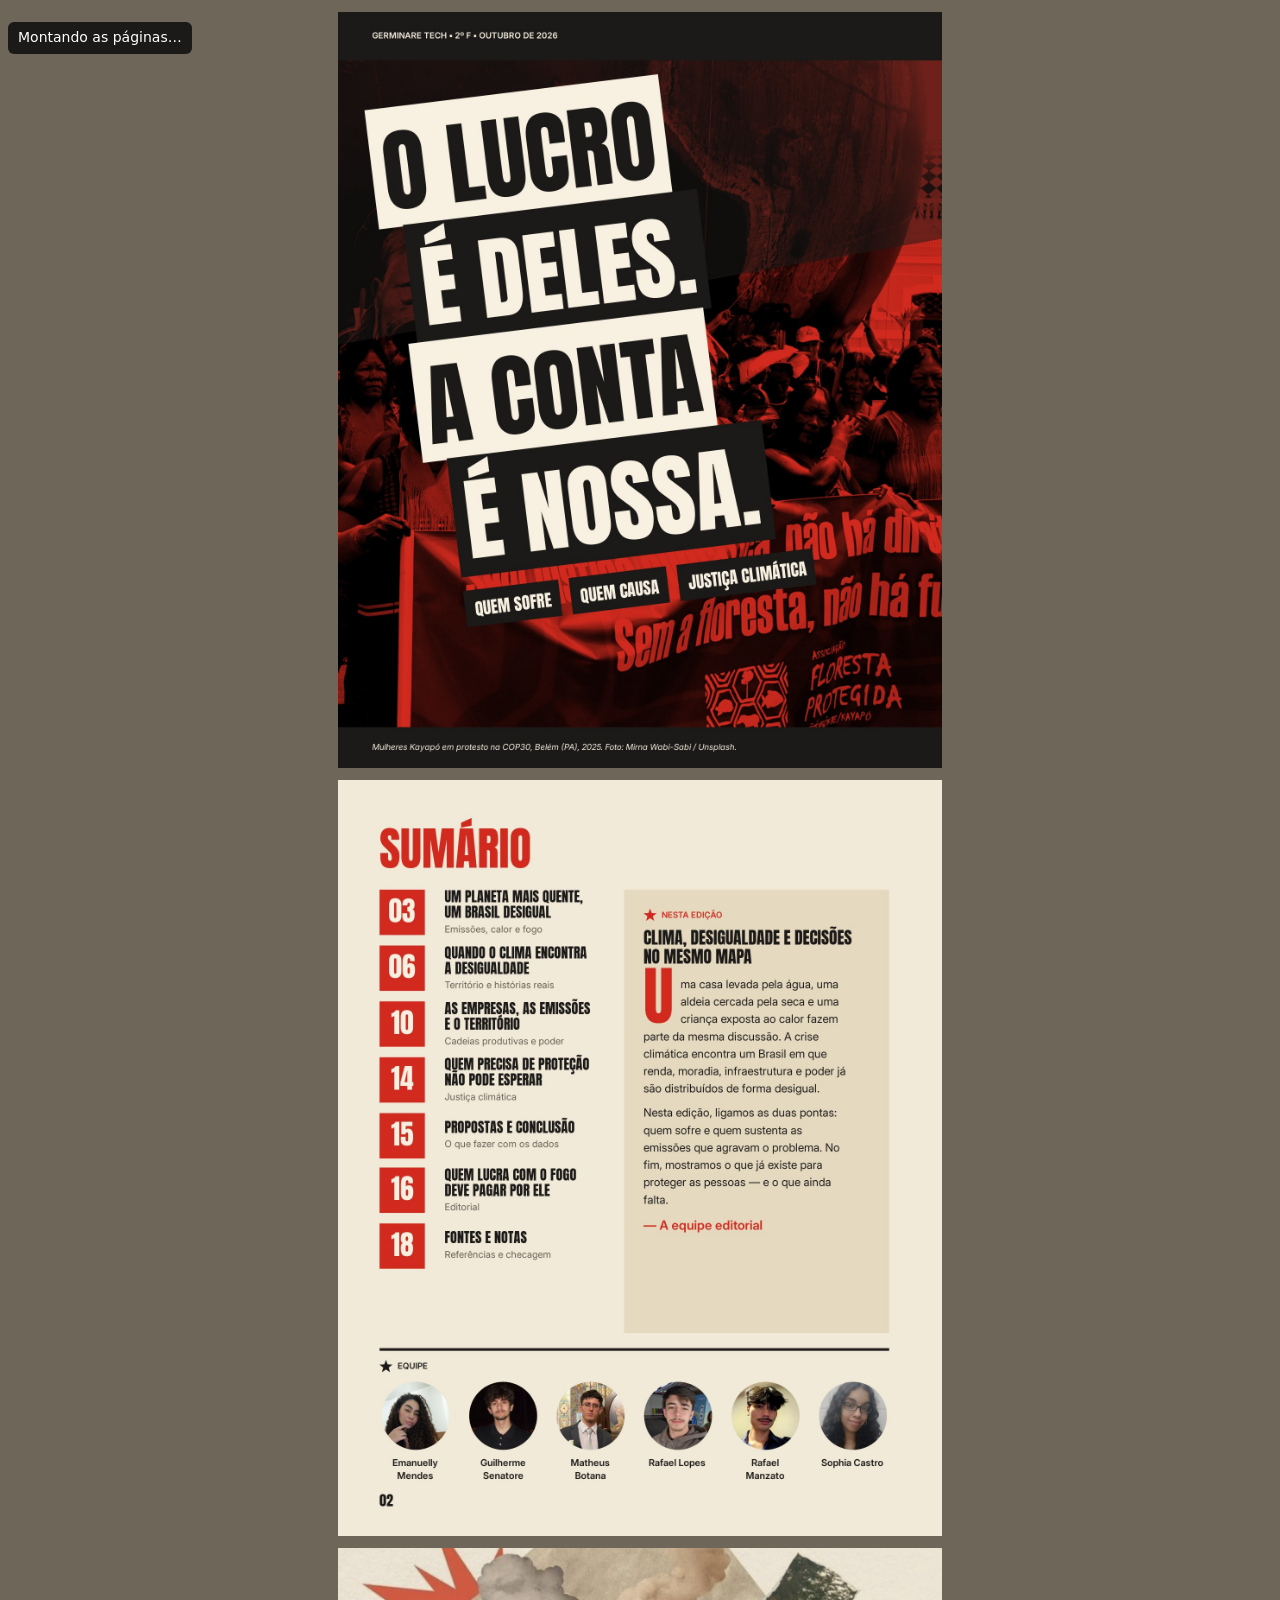
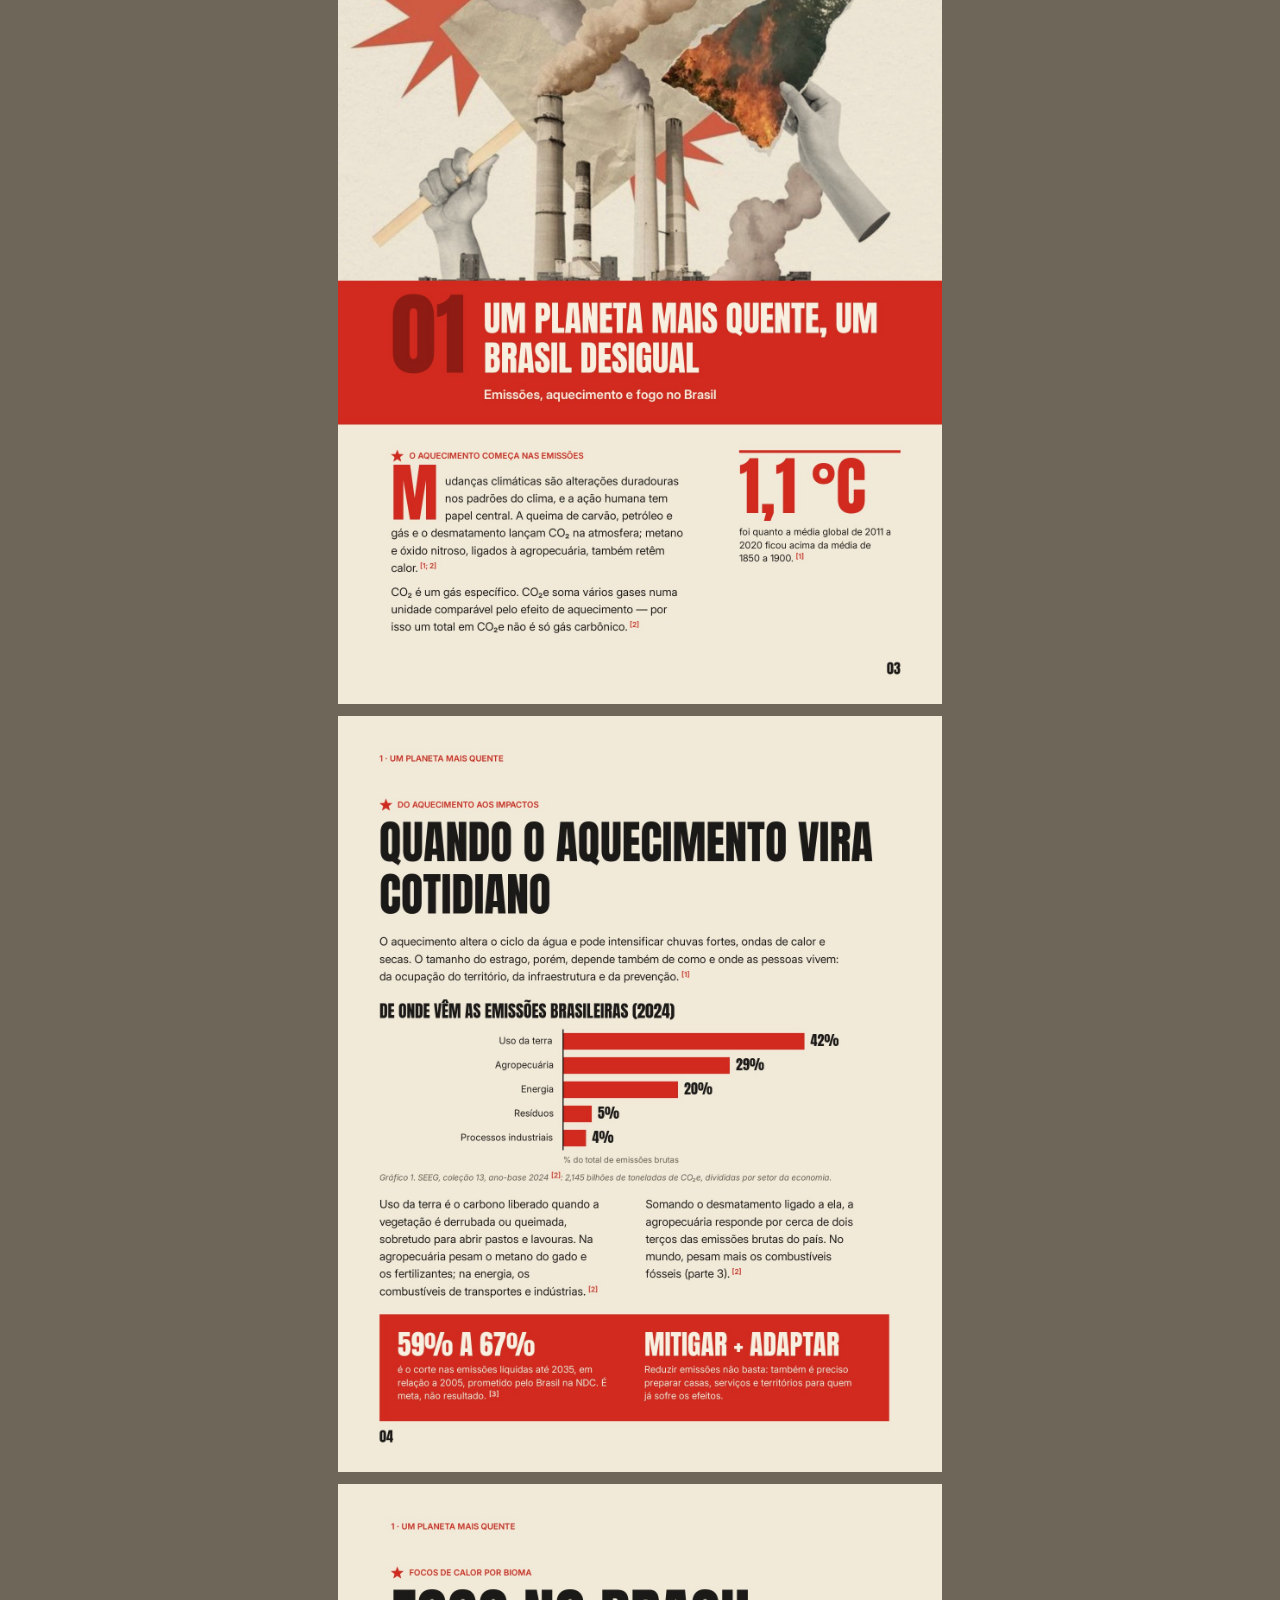
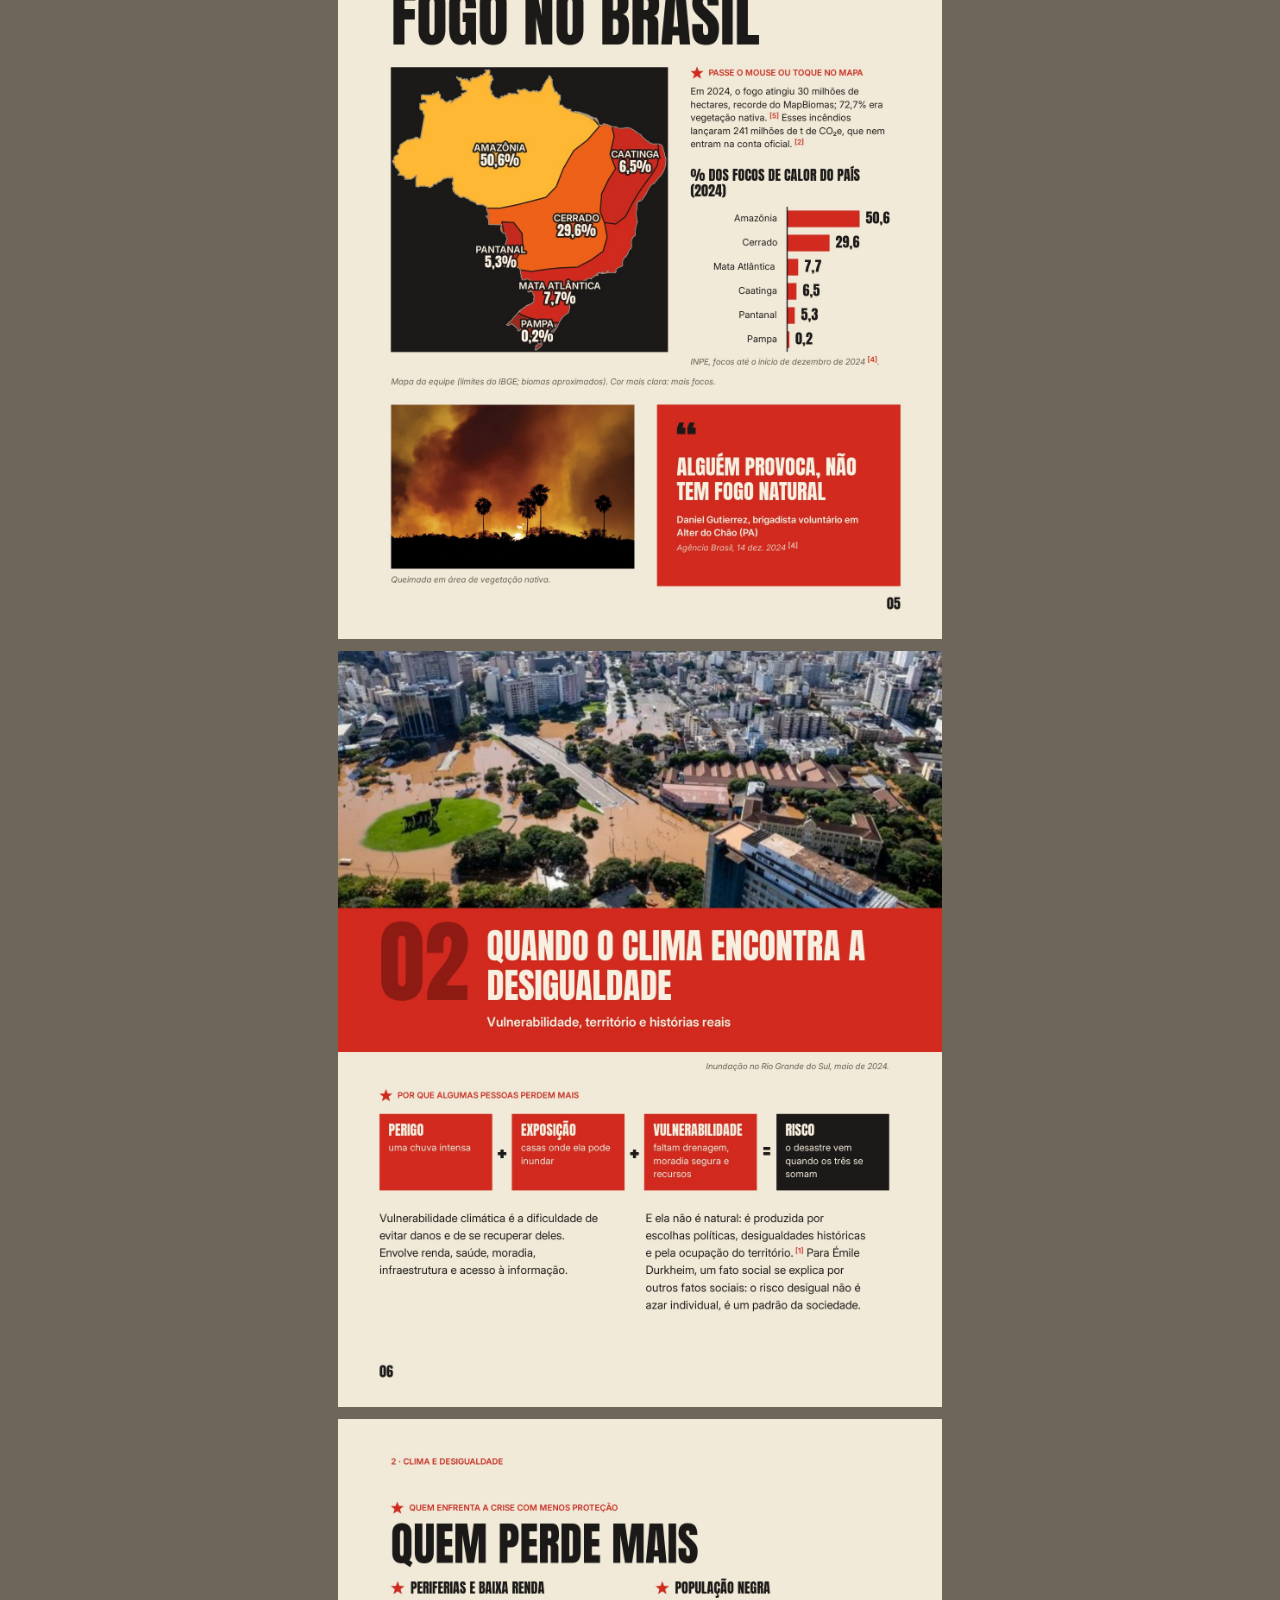
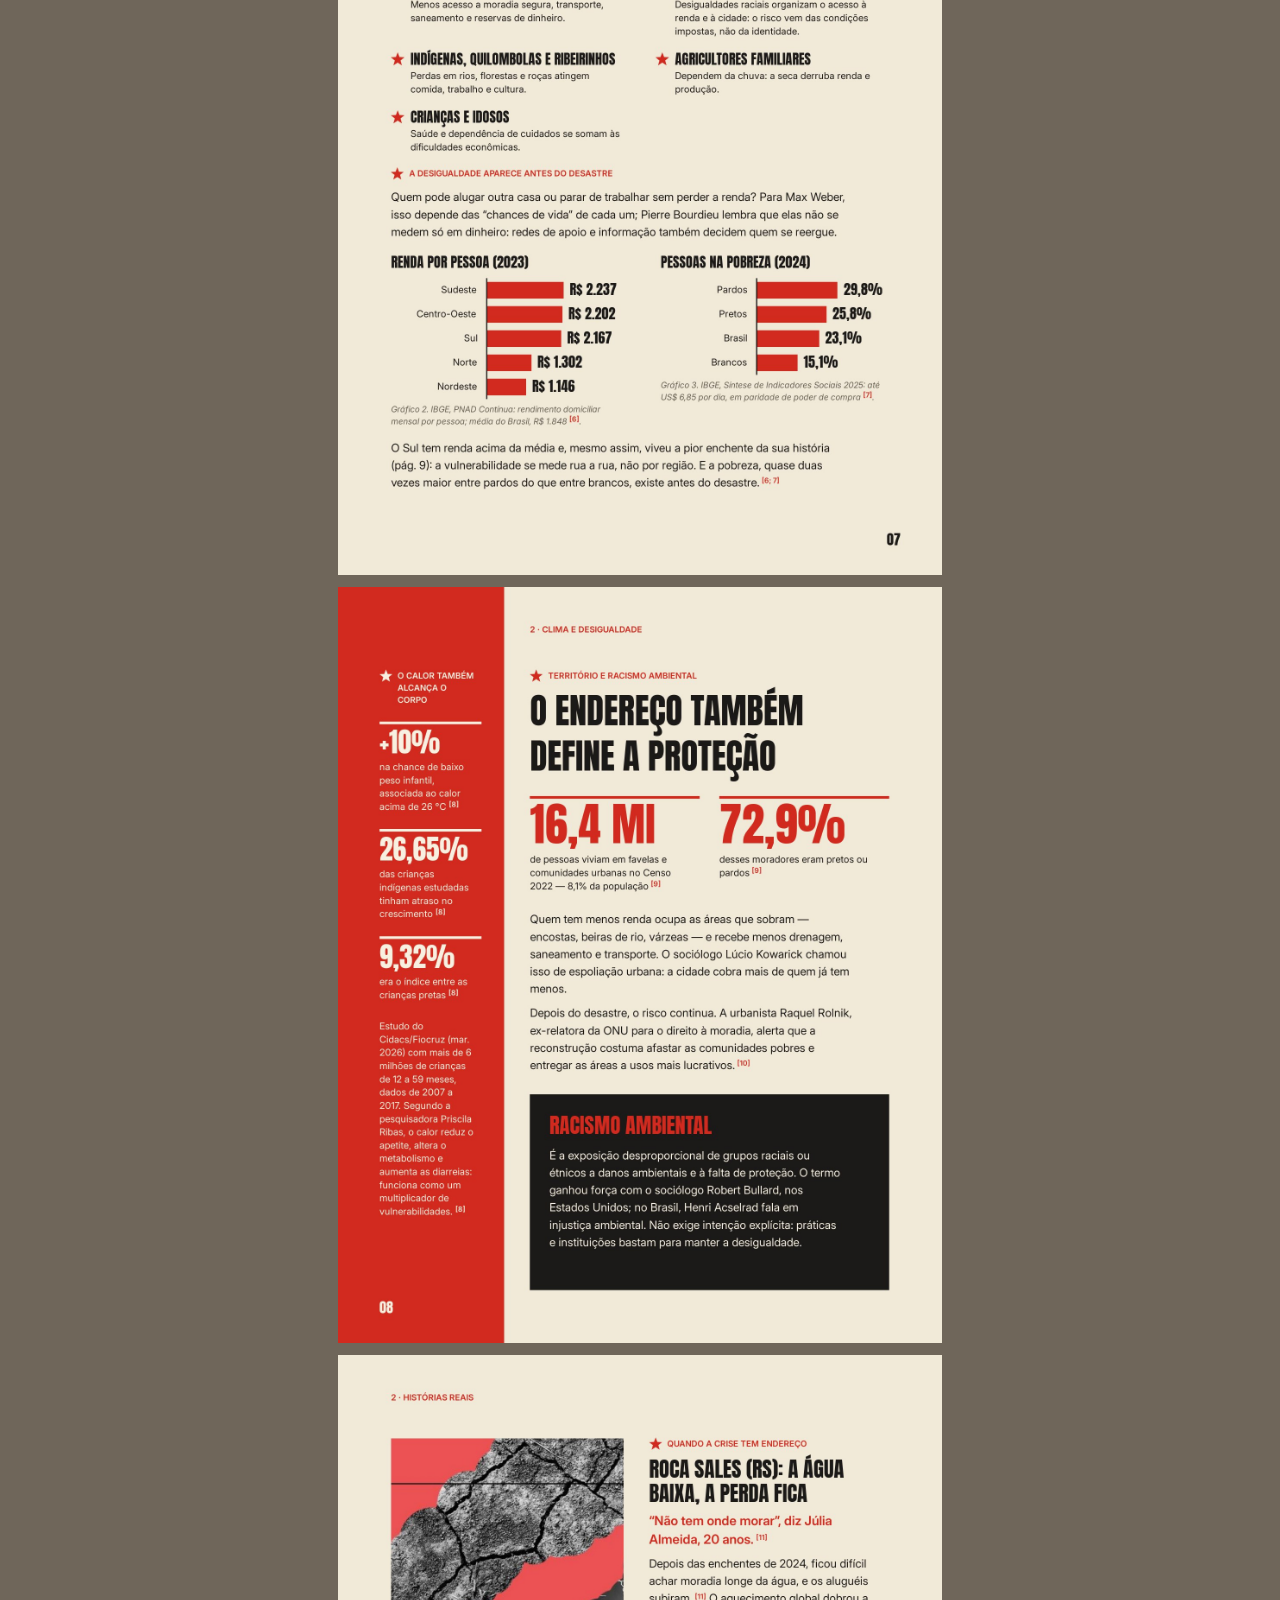
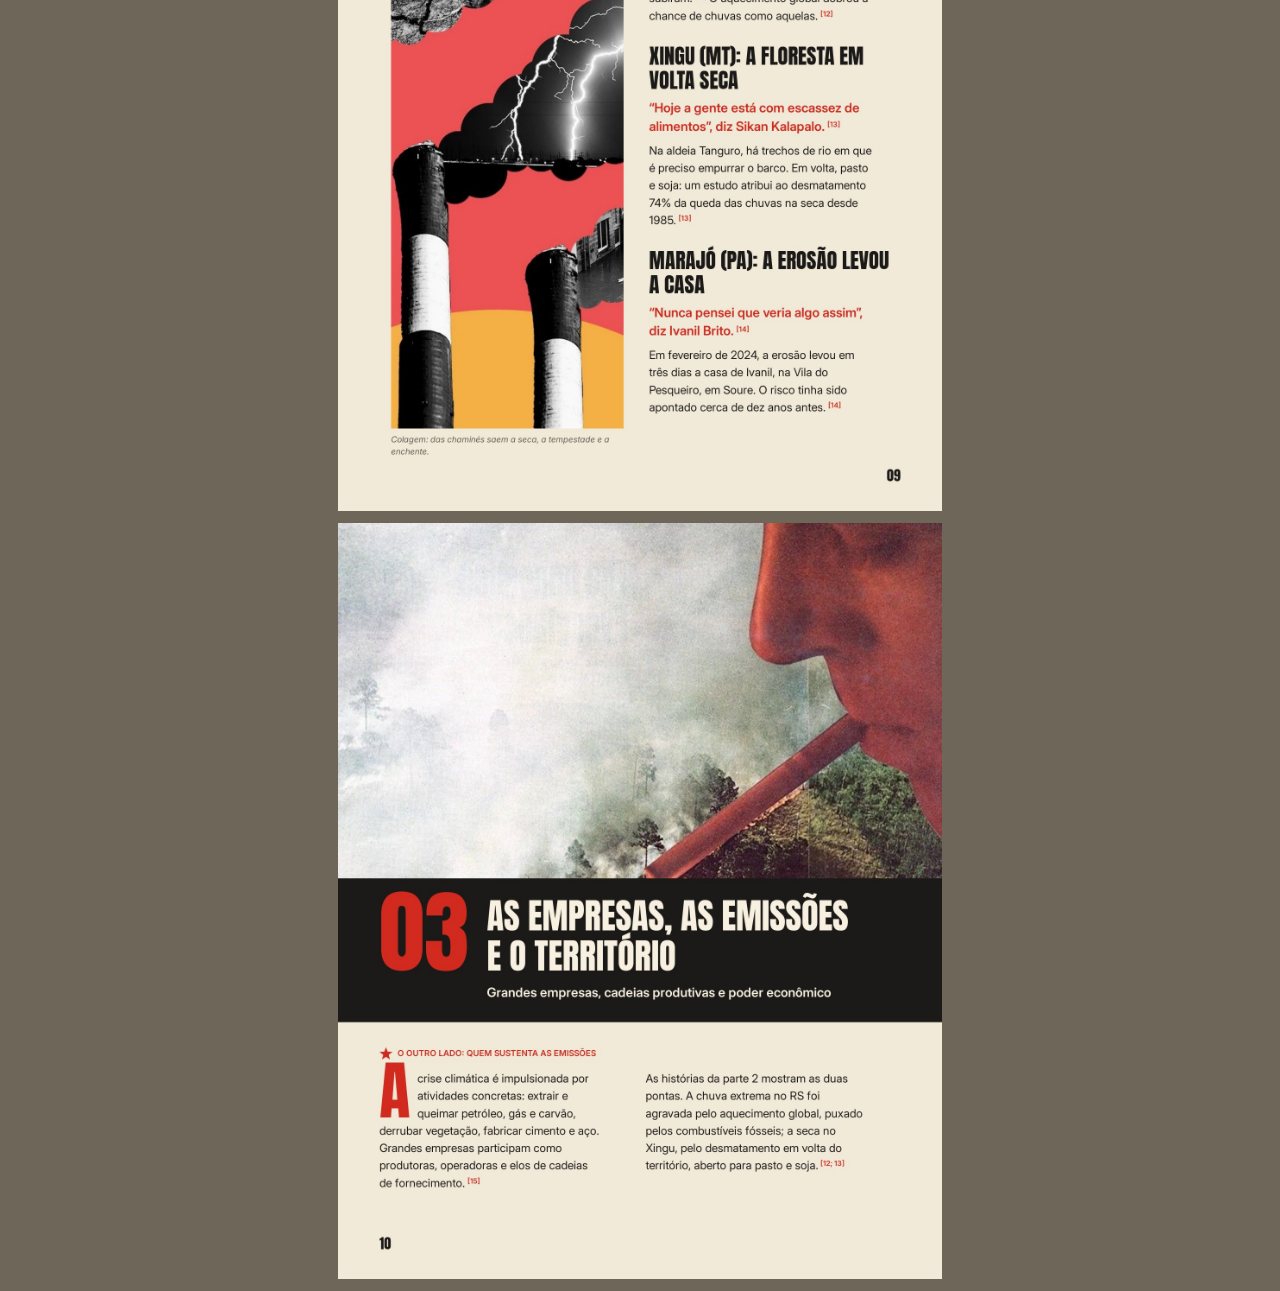
<file: imprimir.html>
<!doctype html>
<html lang="pt-BR">
<head>
  <meta charset="utf-8">
  <meta name="viewport" content="width=device-width, initial-scale=1">
  <title>Clima em desequilíbrio, vidas desiguais — para imprimir</title>
  <link rel="preconnect" href="https://fonts.googleapis.com">
  <link rel="preconnect" href="https://fonts.gstatic.com" crossorigin>
  <link href="https://fonts.googleapis.com/css2?family=Anton&family=Inter:ital,wght@0,400;0,500;0,600;1,400&display=swap" rel="stylesheet">
  <style>
    /* Cada página da revista vira uma folha de 16 × 20 cm (a proporção do projeto, 80 × 100).
       Para gerar o PDF: abra esta página, espere "pronto" e use Imprimir → Salvar como PDF
       (margens: nenhuma; gráficos de fundo: ligados). */
    @page { size: 160mm 200mm; margin: 0; }
    html, body { margin: 0; background: #6f665a; font: 14px/1.4 system-ui, sans-serif; }
    #aviso { position: fixed; top: 8px; left: 8px; padding: 6px 10px; border-radius: 6px; background: #1c1a18; color: #fff; }
    .folha { display: block; width: 160mm; height: 200mm; margin: 12px auto; background: #f2ead9; }
    .folha img { display: block; width: 100%; height: 100%; }
    @media print {
      html, body { background: none; }
      #aviso { display: none; }
      .folha { margin: 0; break-after: page; }
    }
  </style>
</head>
<body>
  <p id="aviso">Montando as páginas…</p>
  <script src="biomas-mapa.js"></script>
  <script src="dados.js"></script>
  <script type="module">
    import { carregarFontes, desenharPagina } from "./paginas.js";
    import { diagramar } from "./diagramacao.js";

    await carregarFontes();
    const paginas = diagramar(REVISTA);
    for (let i = 0; i < paginas.length; i++) {
      const { canvas, pronto } = desenharPagina(paginas[i], i + 1, 1400, 1750);
      if (pronto) await pronto;
      const img = new Image();
      img.alt = `Página ${i + 1}`;
      img.src = canvas.toDataURL("image/jpeg", 0.86);
      await img.decode();
      const folha = document.createElement("div");
      folha.className = "folha";
      folha.append(img);
      document.body.append(folha);
    }
    document.getElementById("aviso").textContent = "Pronto: use Imprimir → Salvar como PDF";
    document.body.dataset.pronto = "1";
  </script>
</body>
</html>
</file>
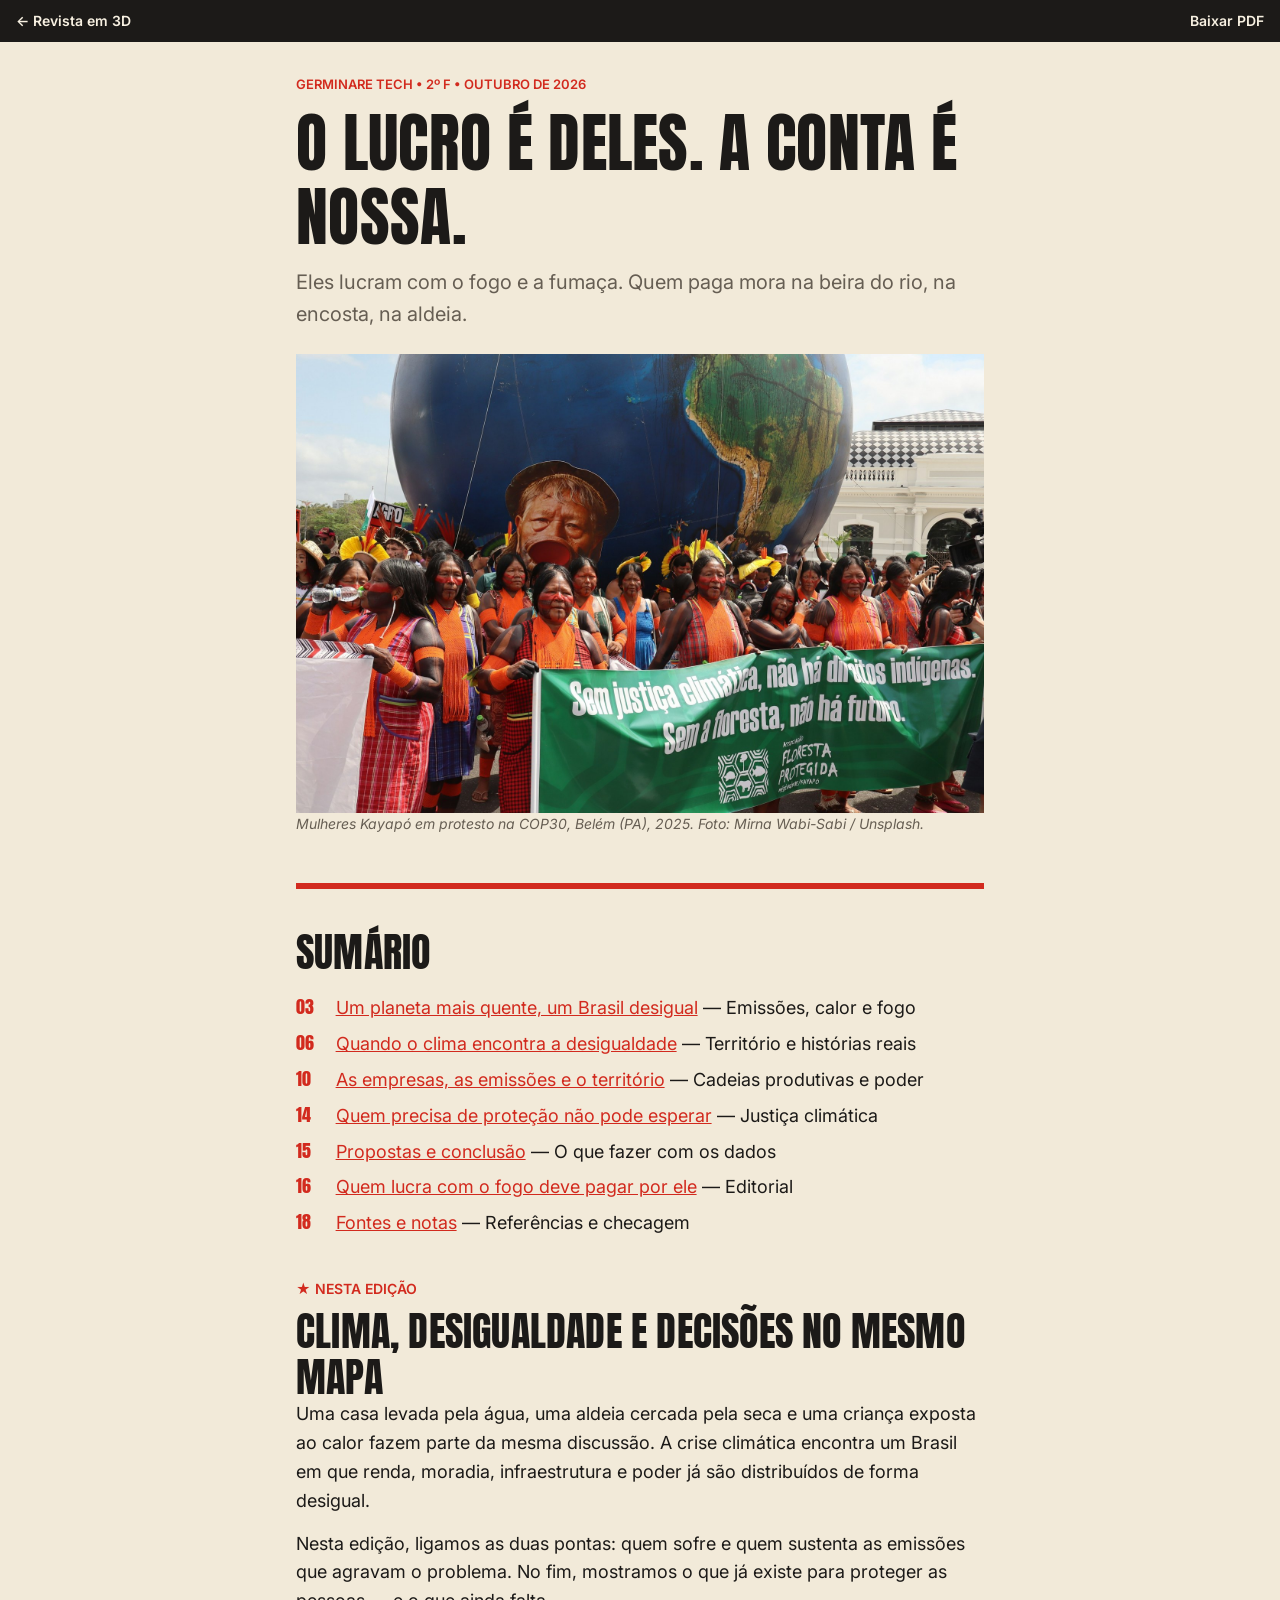
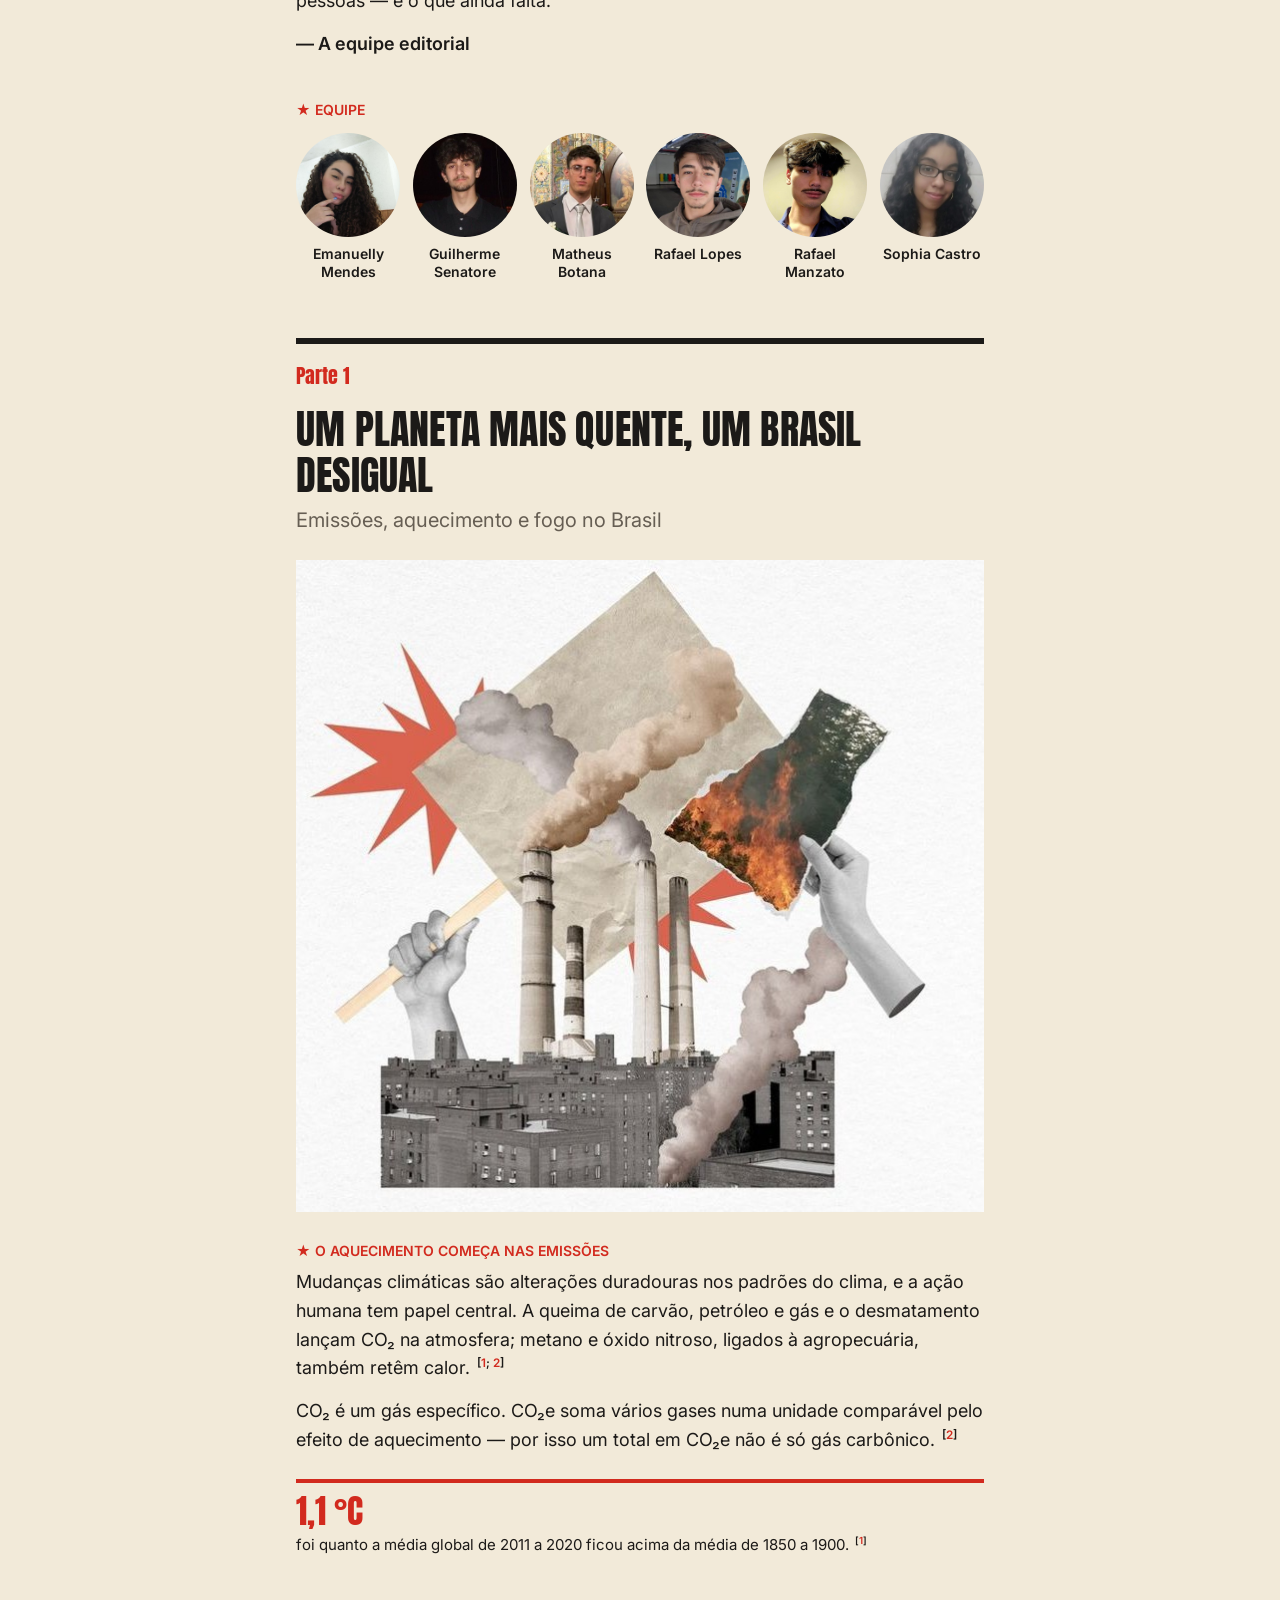
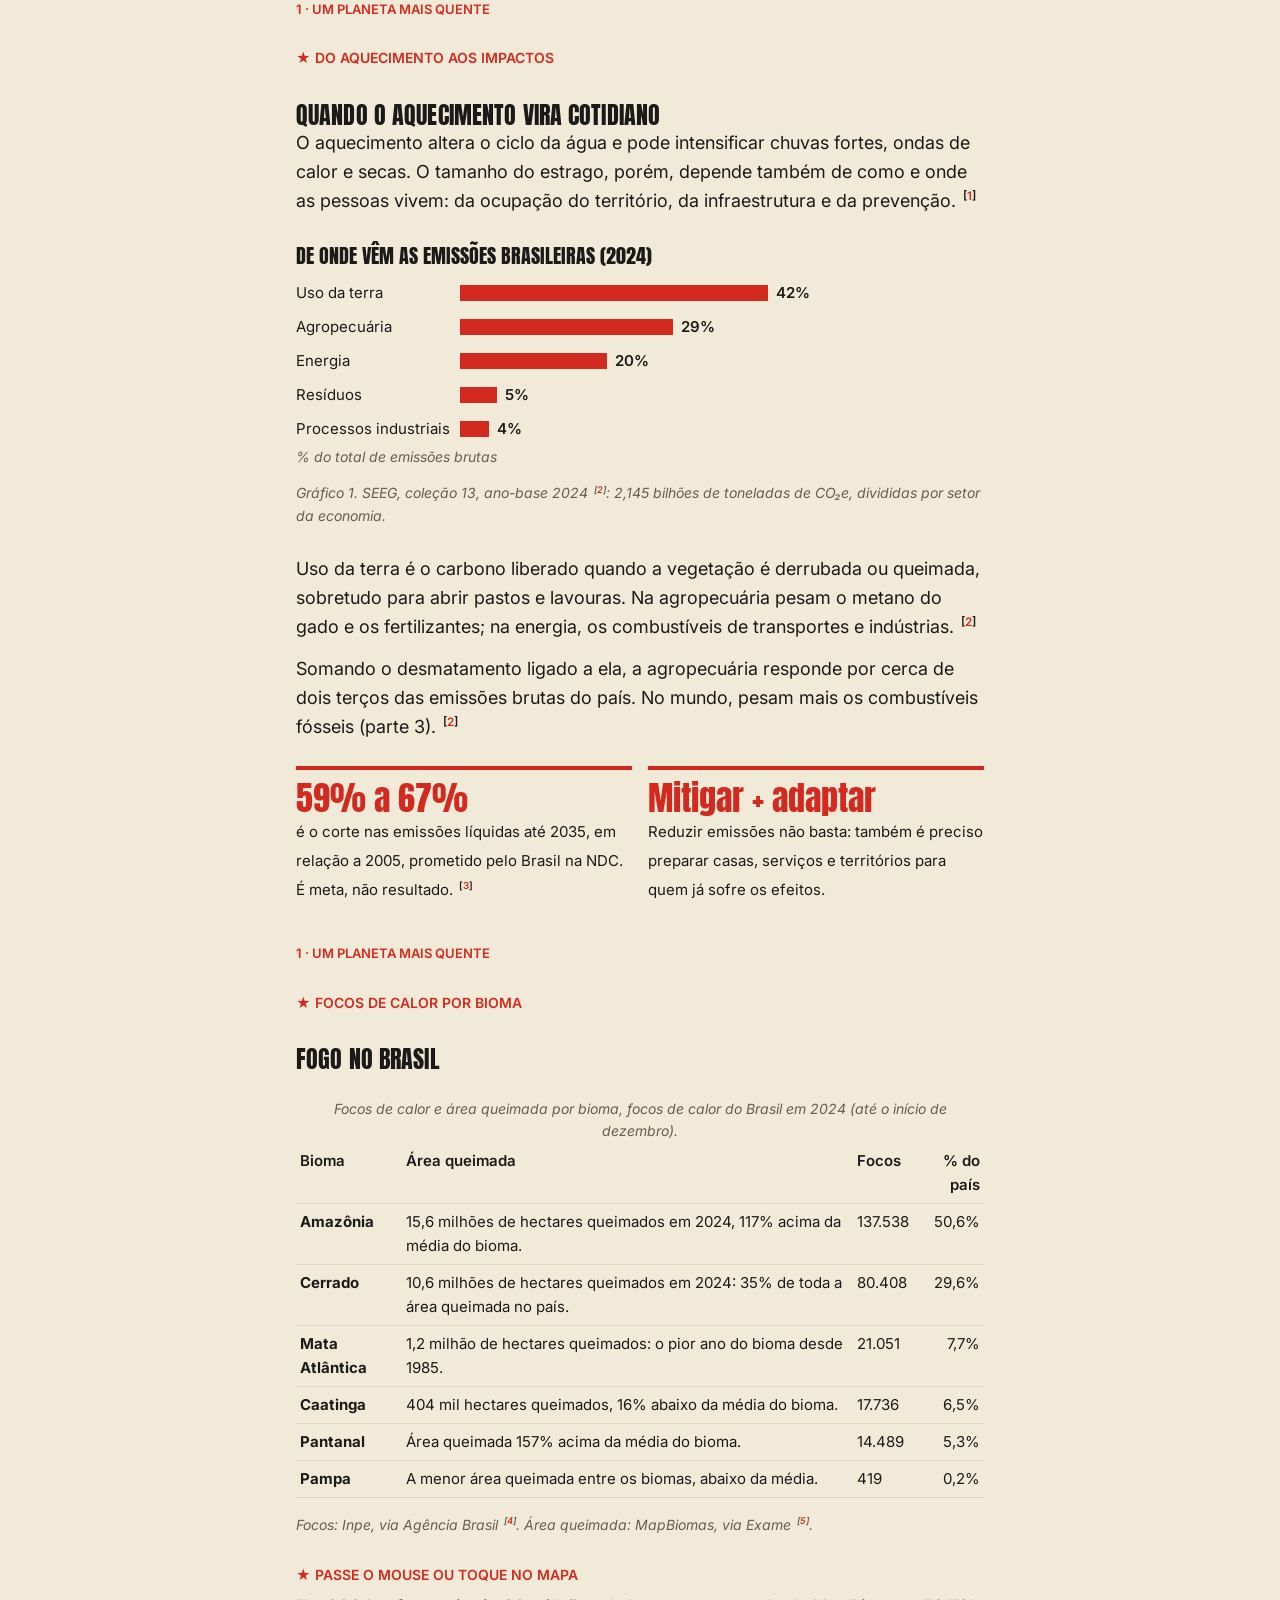
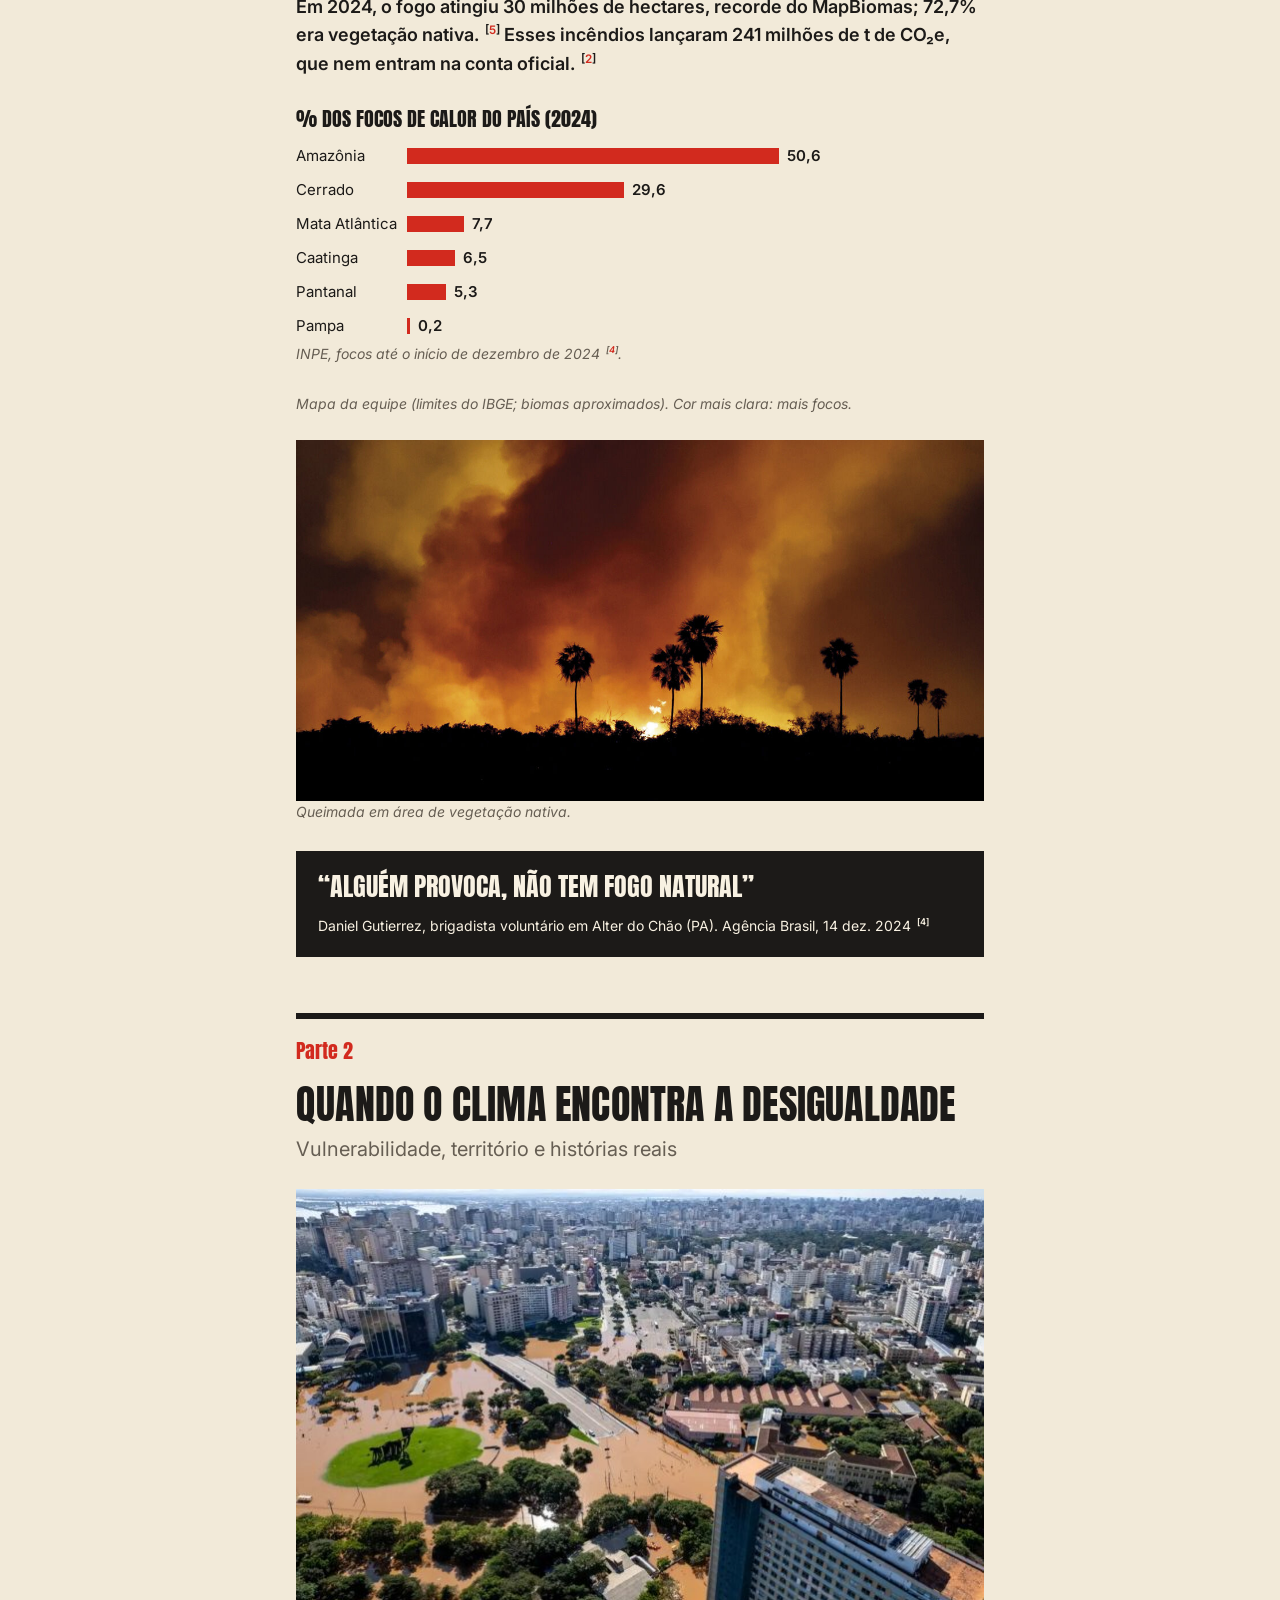
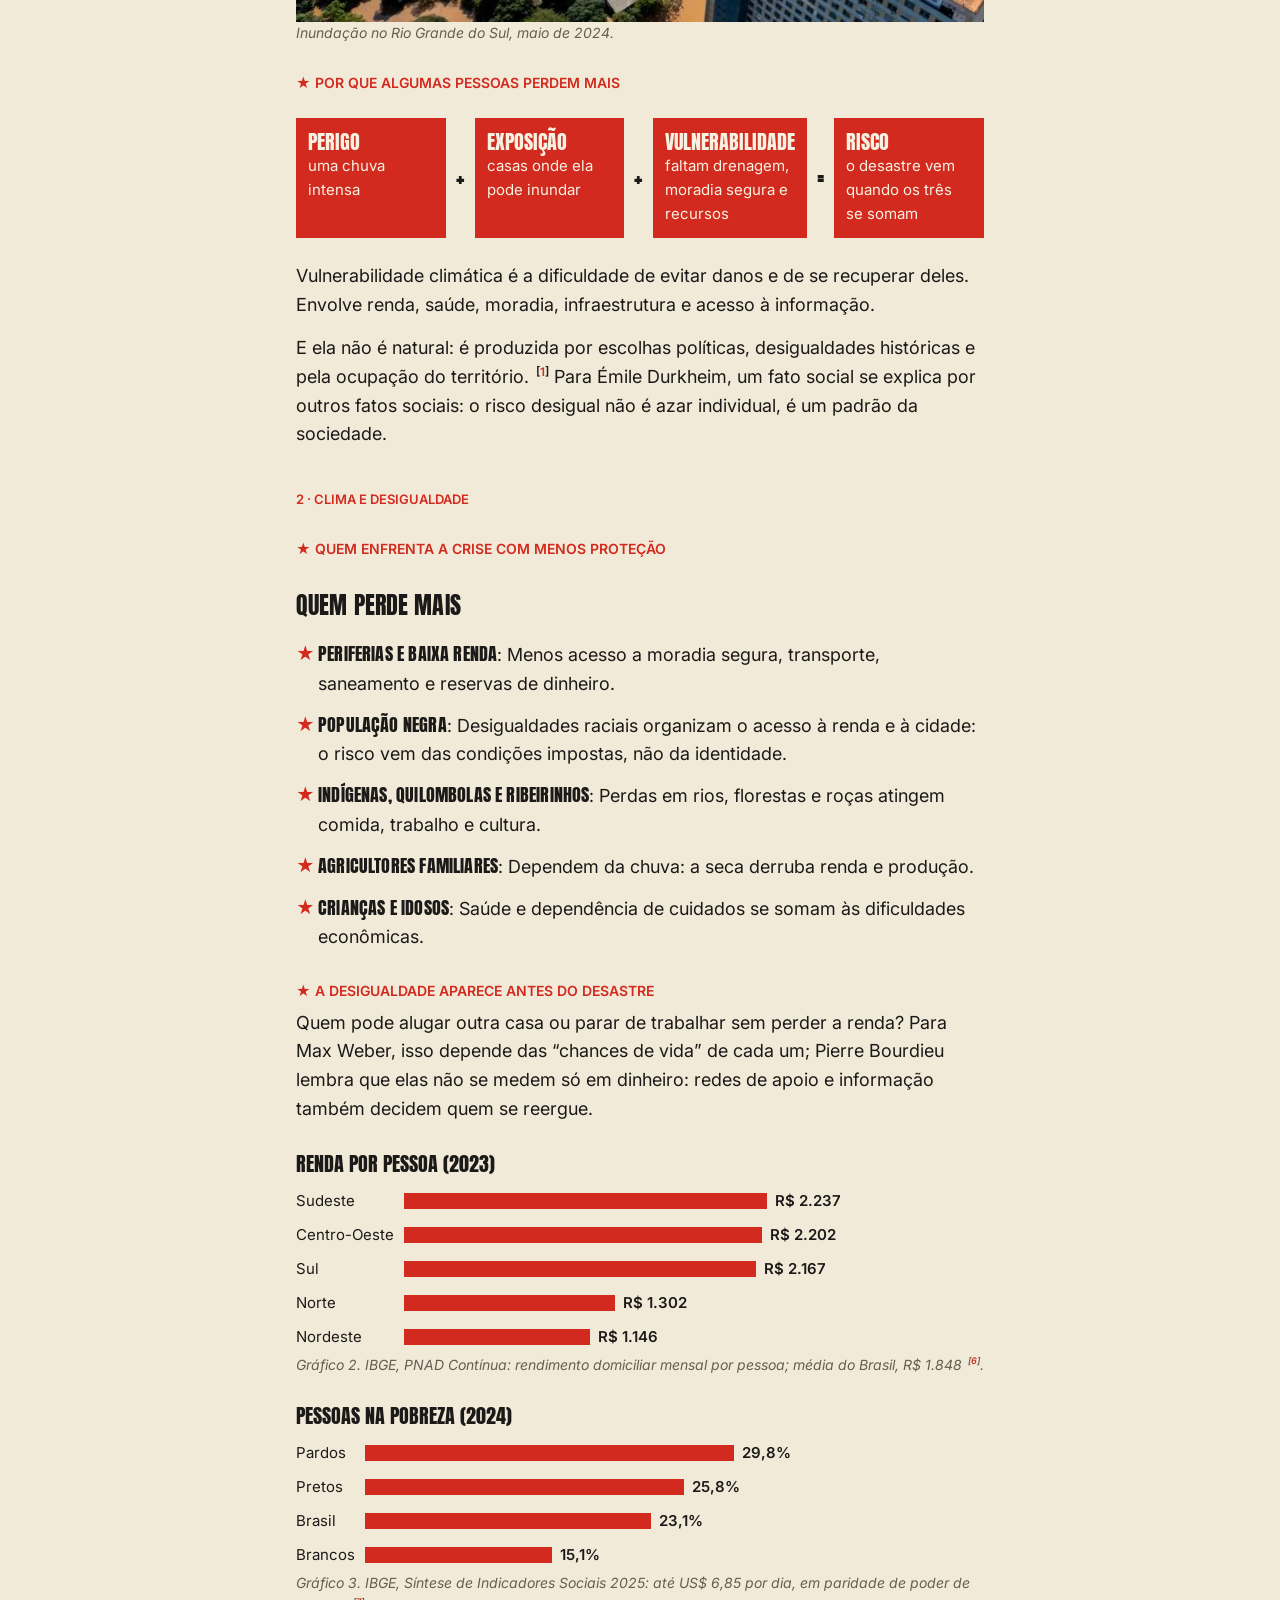
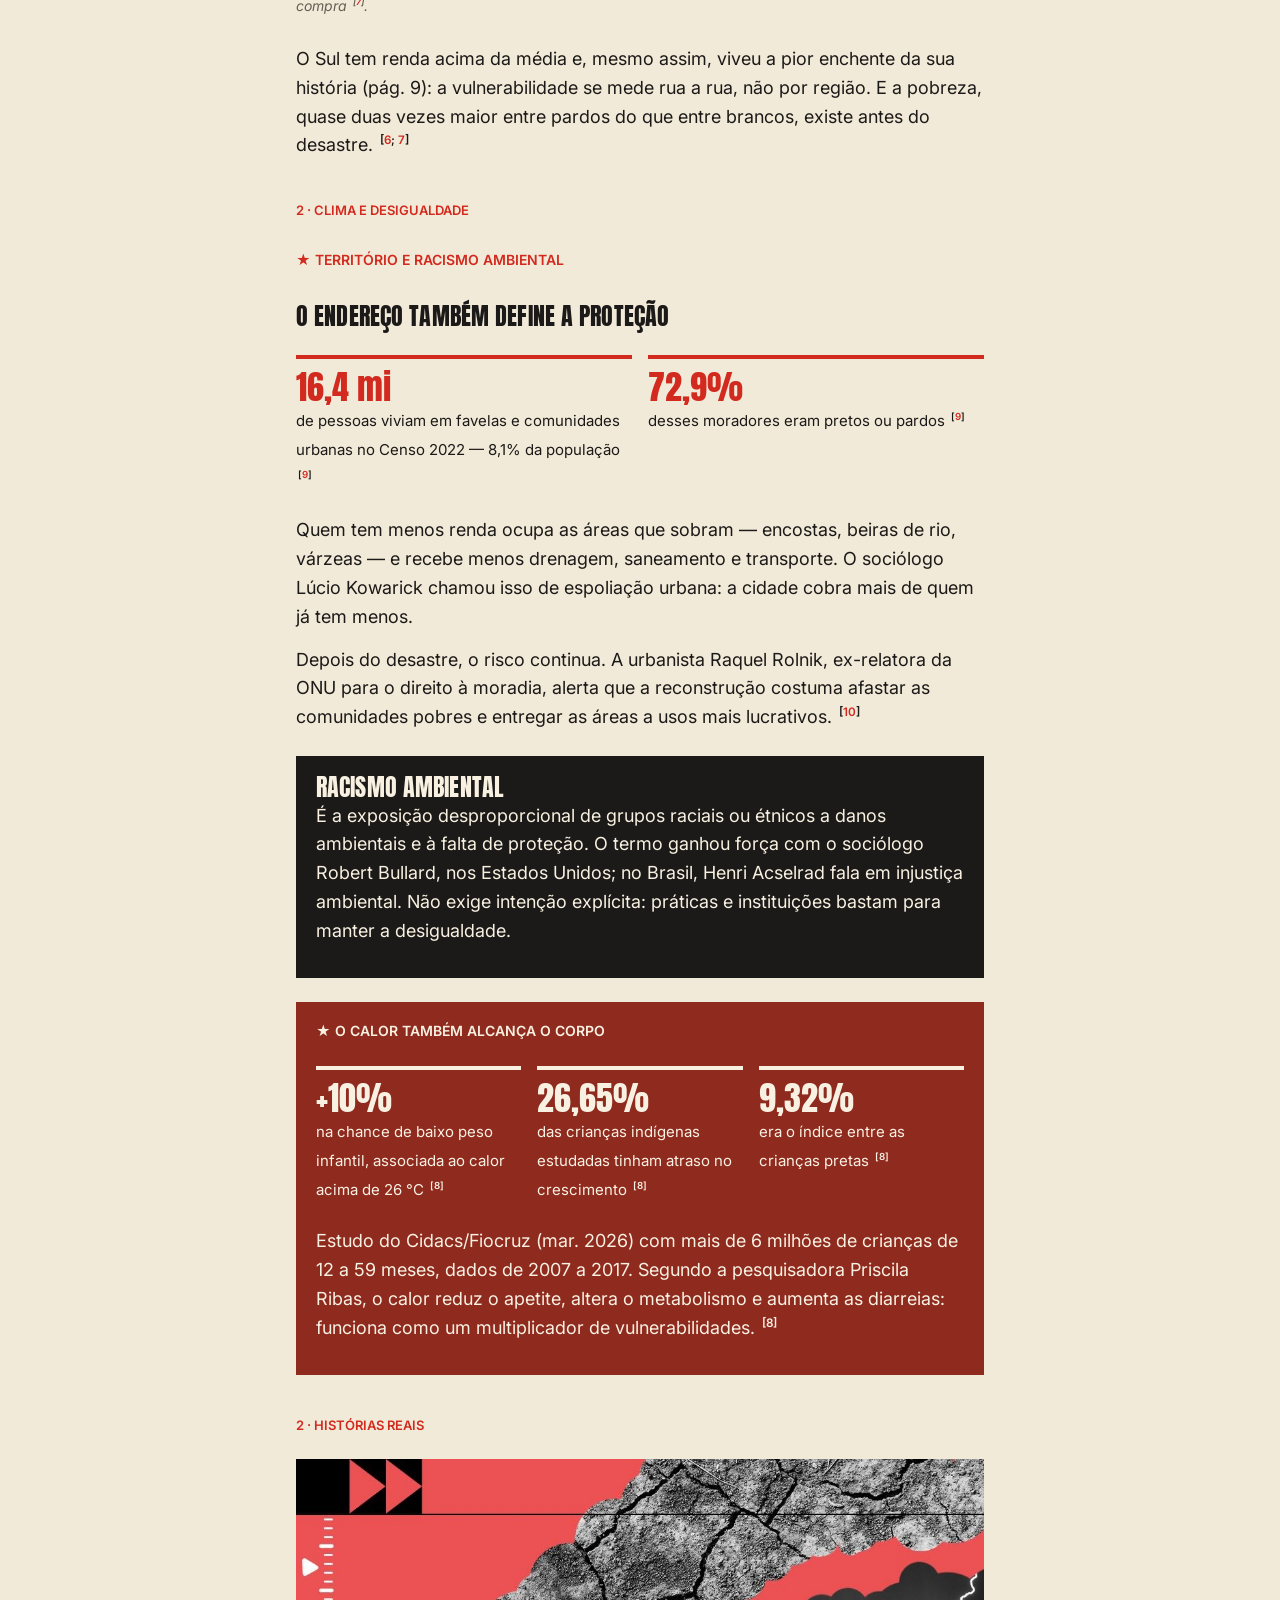
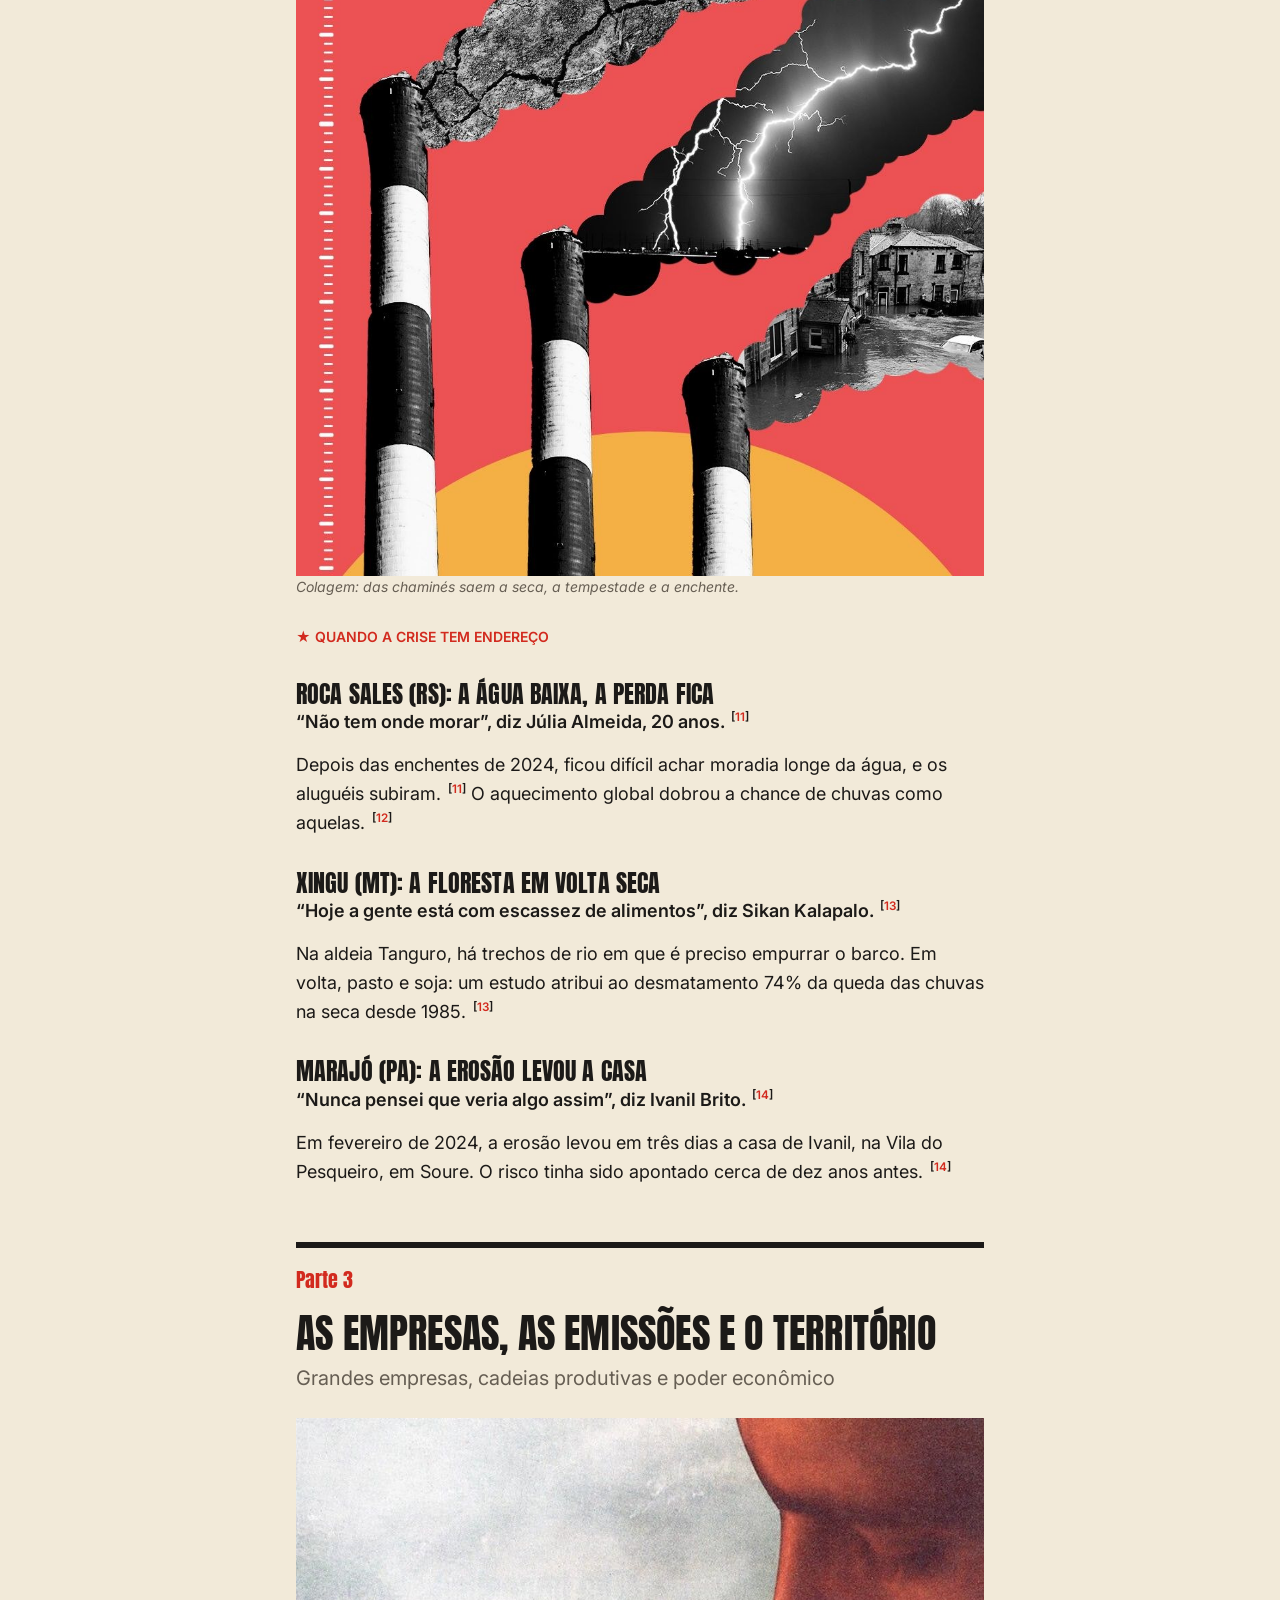
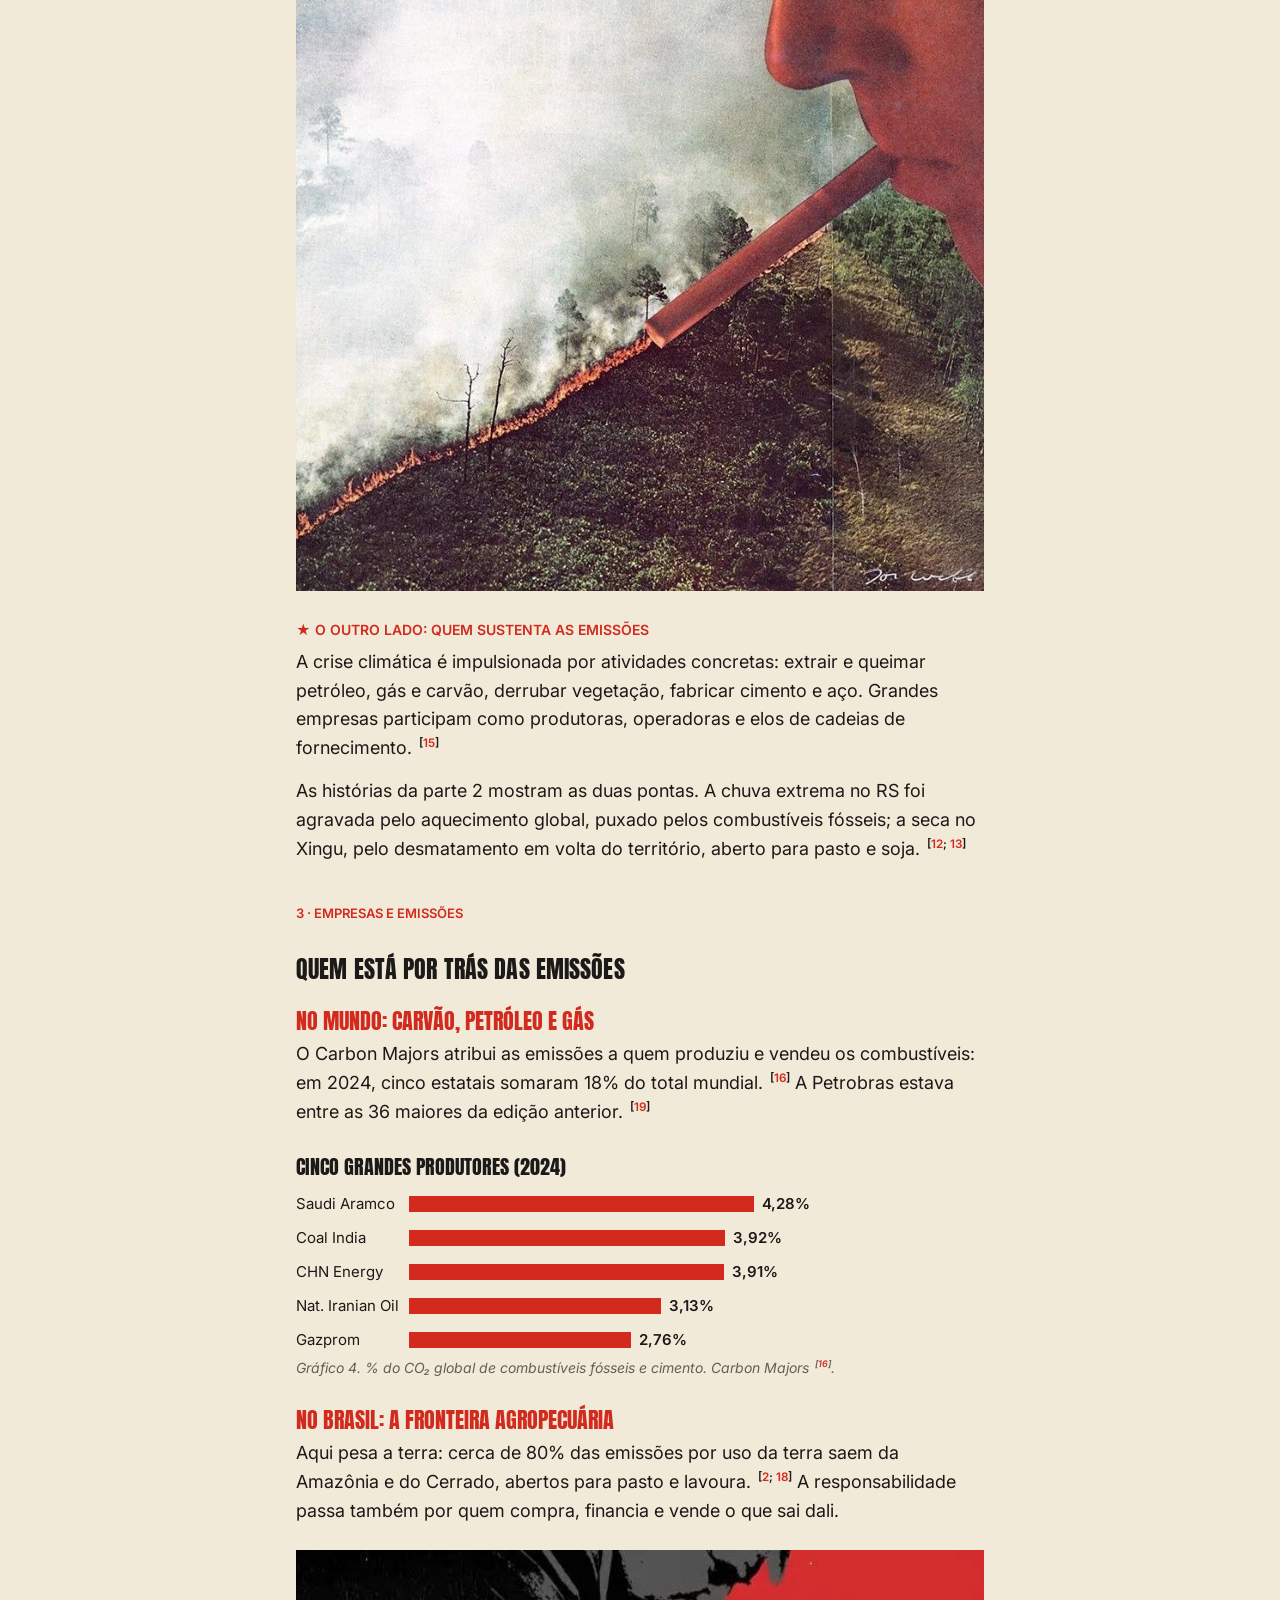
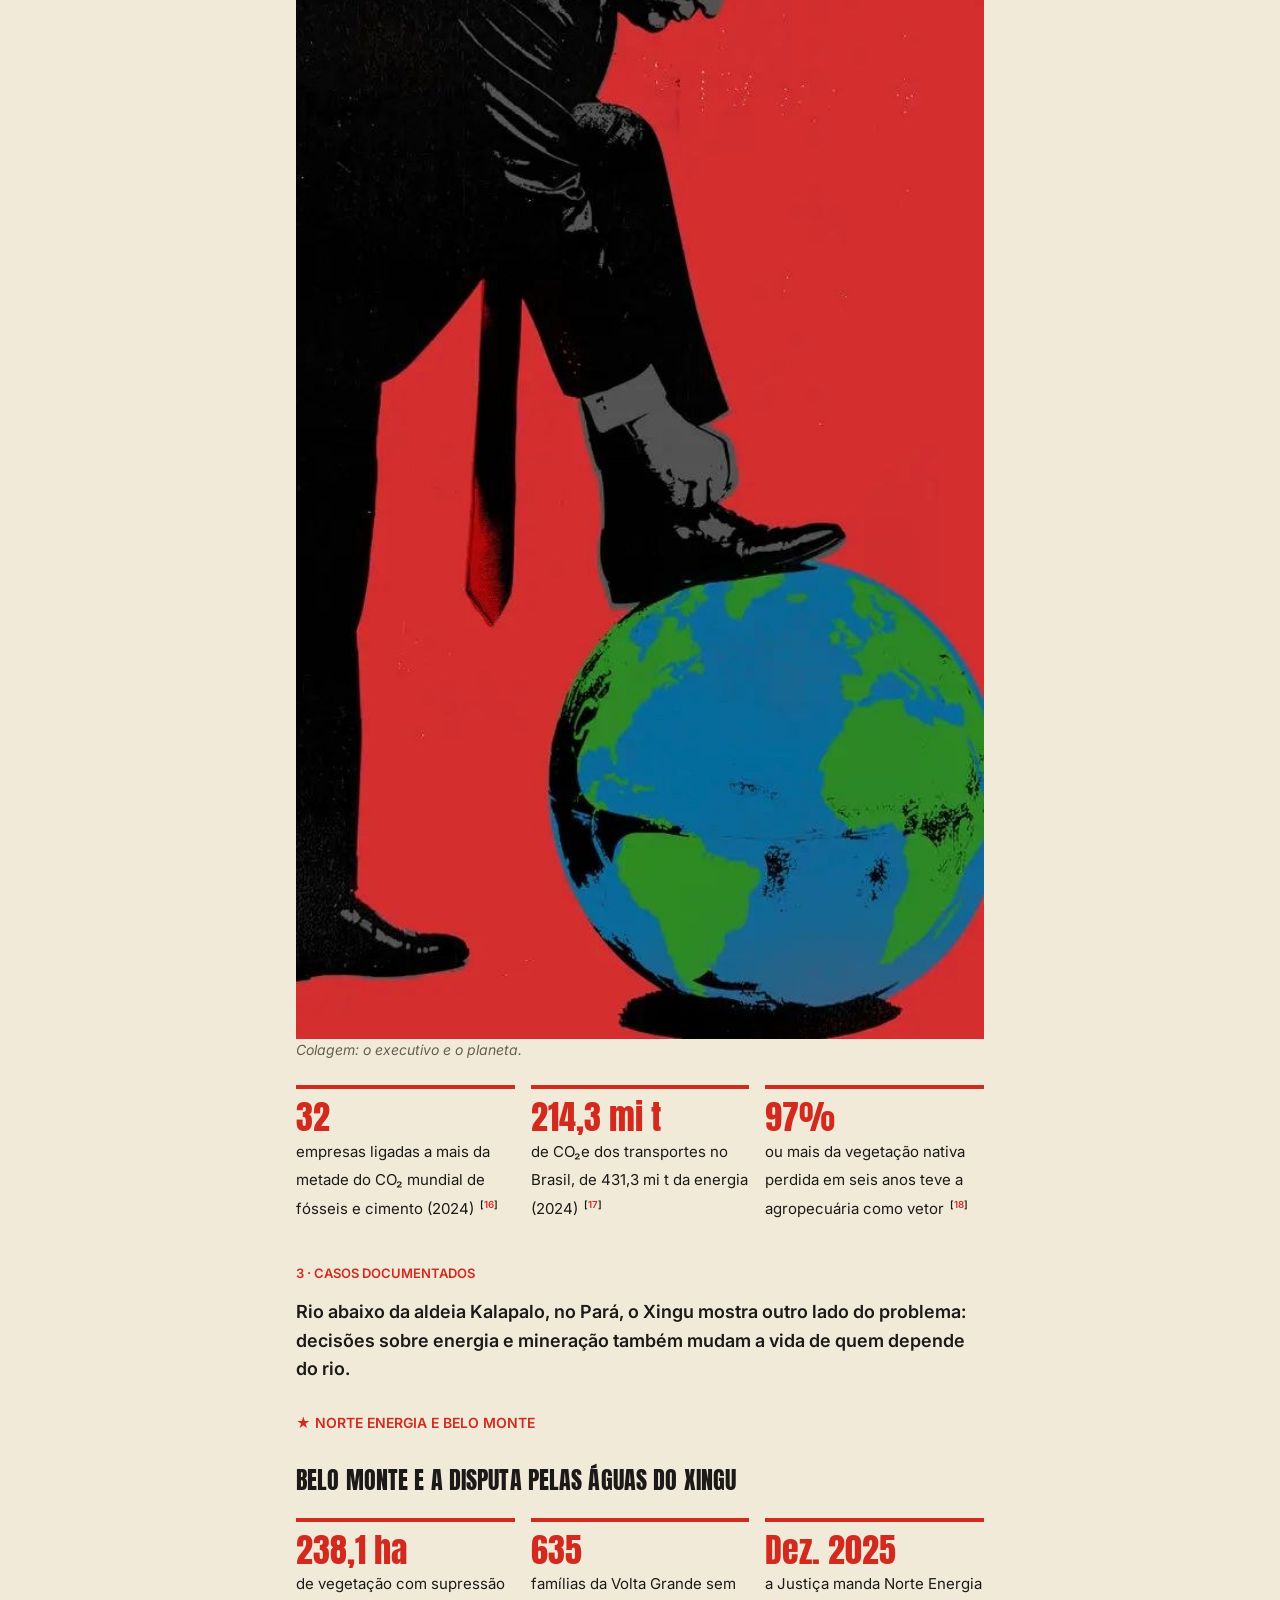
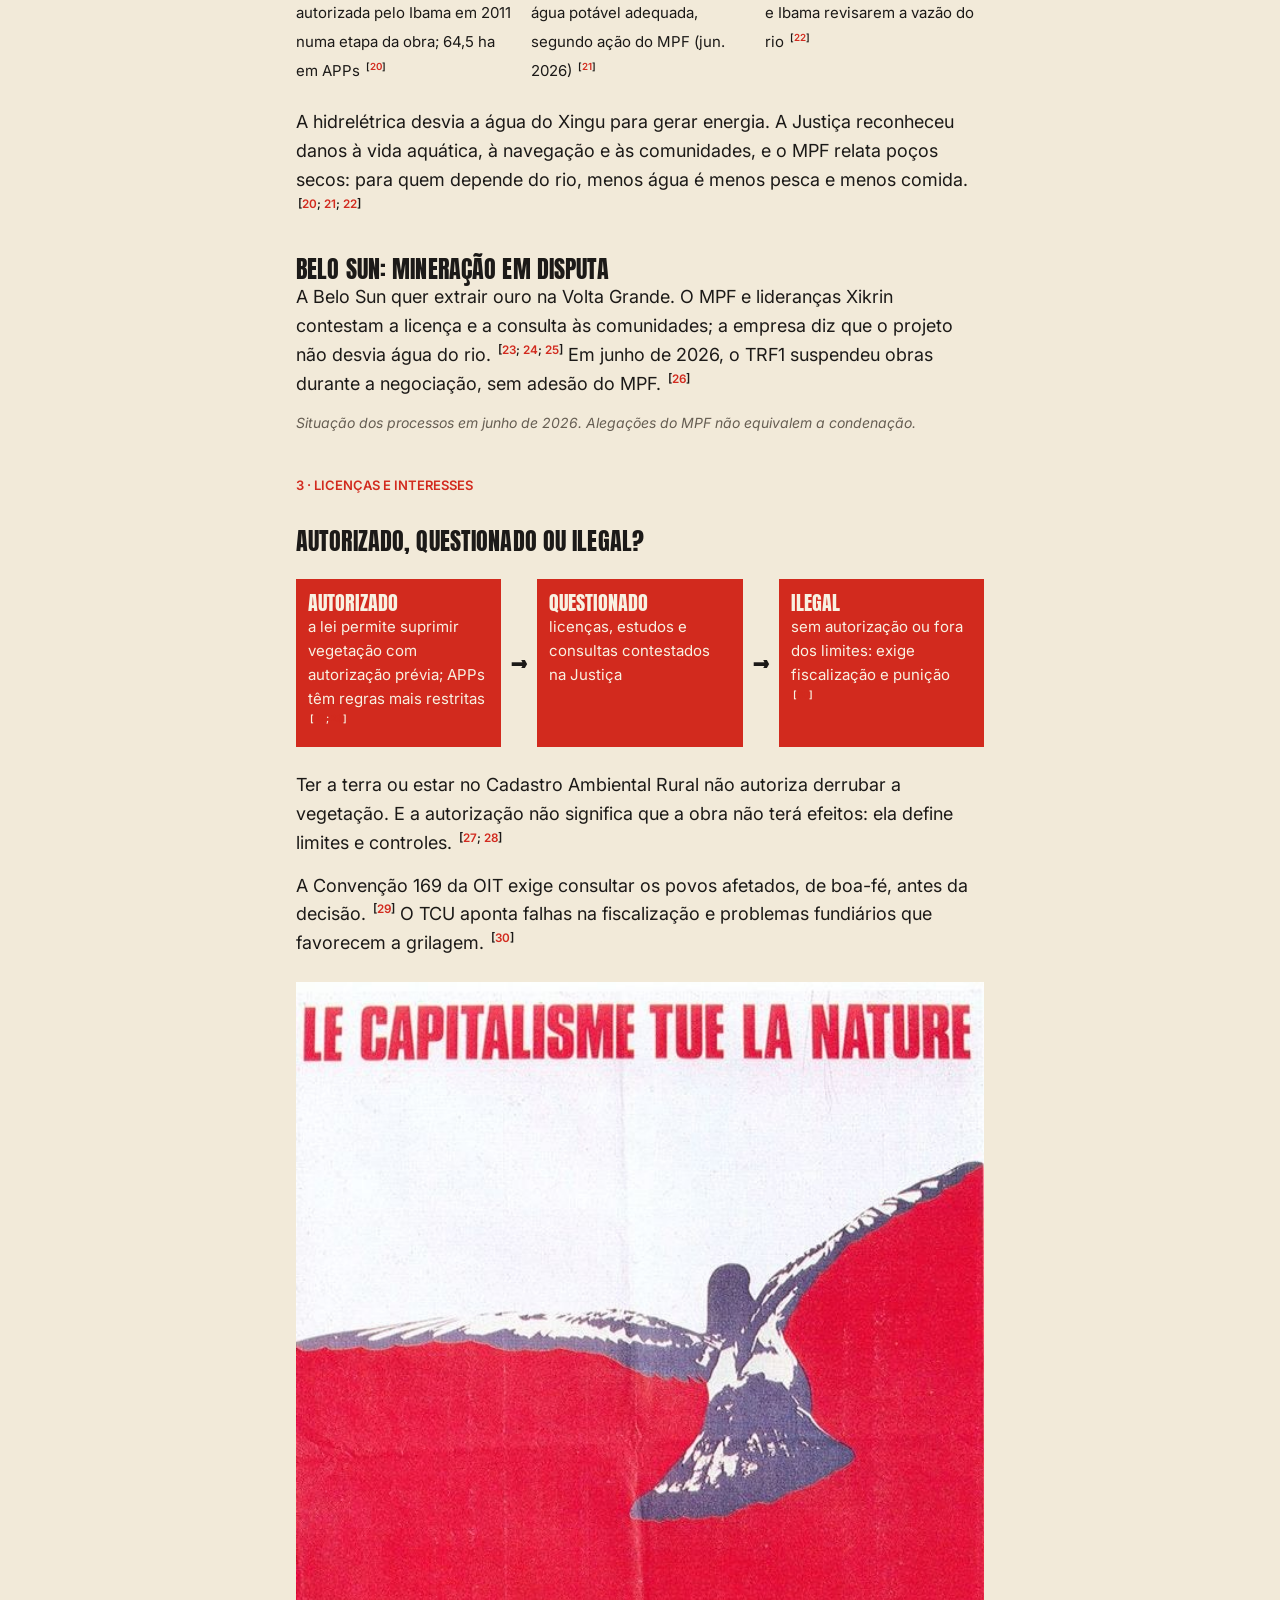
<file: texto.html>
<!doctype html>
<html lang="pt-BR">
<head>
  <meta charset="utf-8">
  <meta name="viewport" content="width=device-width, initial-scale=1">
  <title>Clima em desequilíbrio, vidas desiguais — versão em texto</title>
  <meta name="description" content="Versão em texto da revista do 2º F (Germinare Tech) sobre mudanças climáticas e justiça climática no Brasil.">
  <link rel="preconnect" href="https://fonts.googleapis.com">
  <link rel="preconnect" href="https://fonts.gstatic.com" crossorigin>
  <link href="https://fonts.googleapis.com/css2?family=Anton&family=Inter:ital,wght@0,400;0,600;1,400&display=swap" rel="stylesheet">
  <link rel="stylesheet" href="texto.css">
</head>
<body>
  <header class="topo">
    <a href="./">← Revista em 3D</a>
    <a href="revista.pdf" download>Baixar PDF</a>
  </header>
  <main id="revista">
    <noscript><p>Esta página monta o texto a partir de dados.js e precisa de JavaScript. O PDF da revista está no link “Baixar PDF”, no alto.</p></noscript>
  </main>
  <script src="biomas-mapa.js"></script>
  <script src="dados.js"></script>
  <script type="module" src="texto.js"></script>
</body>
</html>
</file>
<file: texto.css>
/* Versão em texto da revista (texto.html): leitura confortável no celular e em leitores de tela */

:root {
  --papel: #f2ead9;
  --tinta: #1c1a18;
  --suave: #665e53;
  --vermelho: #d22a1e; /* contraste 4,7:1 sobre o papel */
  --vinho: #8f2a1f;
  --bege: #e5d9c0;
  --creme: #f8f1e2;
}

* { box-sizing: border-box; }

html { -webkit-text-size-adjust: 100%; }

body {
  margin: 0;
  background: var(--papel);
  color: var(--tinta);
  font: 400 18px/1.6 "Inter", system-ui, sans-serif;
}

a { color: var(--vermelho); }
a:focus-visible { outline: 2px solid var(--vermelho); outline-offset: 2px; }

.topo {
  position: sticky;
  top: 0;
  z-index: 2;
  display: flex;
  justify-content: space-between;
  gap: 12px;
  padding: 10px 16px;
  background: var(--tinta);
  font-size: 14px;
  font-weight: 600;
}
.topo a { color: var(--creme); text-decoration: none; }
.topo a:hover { text-decoration: underline; }

main { max-width: 720px; margin: 0 auto; padding: 0 16px 64px; }

h1, h2, h3 {
  font-family: "Anton", Impact, sans-serif;
  font-weight: 400;
  text-transform: uppercase;
  line-height: 1.15;
  letter-spacing: 0.005em;
  margin: 0;
}
h1 { font-size: clamp(38px, 9vw, 64px); }
h2 { font-size: clamp(28px, 6vw, 40px); margin-top: 8px; }
h3 { font-size: 24px; margin-top: 32px; }

p { margin: 0 0 14px; }

.capa { padding: 32px 0 24px; border-bottom: 6px solid var(--vermelho); }
.capa .edicao { font-size: 13px; font-weight: 600; text-transform: uppercase; color: var(--vermelho); margin-bottom: 12px; }
.capa .sub { font-size: 20px; color: var(--suave); margin-top: 12px; }
.capa img { display: block; width: 100%; height: auto; margin-top: 20px; }

.parte { margin-top: 56px; padding-top: 16px; border-top: 6px solid var(--tinta); }
.parte .num { font-family: "Anton", Impact, sans-serif; font-size: 20px; color: var(--vermelho); }
.parte .linha-fina { font-size: 20px; color: var(--suave); margin-top: 6px; }

.pagina { margin-top: 40px; }
.secao { font-size: 13px; font-weight: 600; text-transform: uppercase; color: var(--vermelho); }

.rotulo { font-size: 14px; font-weight: 600; text-transform: uppercase; color: var(--vermelho); margin: 28px 0 6px; }
.rotulo::before { content: "★ "; }

.lead { font-weight: 600; }
.legenda, figcaption { font-size: 14px; font-style: italic; color: var(--suave); }

figure { margin: 24px 0; }
figure img { display: block; width: 100%; height: auto; }

sup.fonte { font-size: 0.65em; font-weight: 600; line-height: 0; margin-left: 2px; }
sup.fonte a { text-decoration: none; }

.numeros { display: grid; grid-template-columns: repeat(auto-fit, minmax(180px, 1fr)); gap: 16px; margin: 24px 0; padding: 0; list-style: none; }
.numeros li { border-top: 4px solid var(--vermelho); padding-top: 8px; }
.numeros strong { display: block; font: 400 34px/1.15 "Anton", Impact, sans-serif; color: var(--vermelho); }
.numeros span { font-size: 15px; }

.grafico { margin: 28px 0; }
.grafico table { width: 100%; border-collapse: collapse; font-size: 15px; }
.grafico caption { text-align: left; font: 400 20px/1.2 "Anton", Impact, sans-serif; text-transform: uppercase; margin-bottom: 8px; }
.grafico th { text-align: left; font-weight: 400; padding: 5px 10px 5px 0; white-space: nowrap; width: 1%; }
.grafico td { padding: 5px 0; }
.grafico .barra { display: flex; align-items: center; gap: 8px; }
.grafico .barra i { display: block; height: 16px; background: var(--vermelho); min-width: 2px; }
.grafico .barra b { font-weight: 600; white-space: nowrap; }

blockquote { margin: 28px 0; padding: 20px 22px; background: var(--tinta); color: var(--creme); }
blockquote p { font: 400 26px/1.2 "Anton", Impact, sans-serif; text-transform: uppercase; margin: 0 0 12px; }
blockquote footer { font-size: 14px; }
blockquote a { color: var(--creme); }

.lista { padding: 0; list-style: none; margin: 20px 0; }
.lista li { margin-bottom: 12px; padding-left: 22px; position: relative; }
.lista li::before { content: "★"; position: absolute; left: 0; color: var(--vermelho); }
.lista strong { font-family: "Anton", Impact, sans-serif; font-weight: 400; text-transform: uppercase; letter-spacing: 0.01em; }

.fluxo { display: flex; flex-wrap: wrap; gap: 8px; align-items: stretch; margin: 24px 0; padding: 0; list-style: none; }
.fluxo li { flex: 1 1 140px; background: var(--vermelho); color: var(--creme); padding: 12px; font-size: 15px; }
.fluxo li.sinal { flex: 0 0 auto; background: none; color: var(--tinta); font: 400 24px/1 "Anton", Impact, sans-serif; display: flex; align-items: center; padding: 0 2px; }
.fluxo strong { display: block; font: 400 20px/1.2 "Anton", Impact, sans-serif; text-transform: uppercase; }

.caixa { background: var(--bege); padding: 18px 20px; margin: 24px 0; }
.caixa.escura { background: var(--tinta); color: var(--creme); }
.caixa.vermelha { background: var(--vinho); color: var(--creme); }
.caixa.escura a, .caixa.vermelha a { color: var(--creme); }
.caixa.escura .rotulo, .caixa.vermelha .rotulo { color: var(--creme); }
.caixa > :first-child { margin-top: 0; }
.destaque { font: 400 26px/1.2 "Anton", Impact, sans-serif; text-transform: uppercase; background: var(--tinta); color: var(--creme); padding: 18px 20px; margin: 24px 0; }
.destaque.vermelho { background: var(--vinho); }

.inter { font: 400 22px/1.2 "Anton", Impact, sans-serif; text-transform: uppercase; color: var(--vermelho); margin: 24px 0 6px; }

.mapa-tabela td:last-child, .mapa-tabela th:last-child { text-align: right; }
.mapa-tabela { width: 100%; border-collapse: collapse; font-size: 15px; margin: 16px 0; }
.mapa-tabela th, .mapa-tabela td { padding: 6px 4px; border-bottom: 1px solid var(--bege); text-align: left; vertical-align: top; }
.mapa-tabela thead th { font-weight: 600; }

.sumario ol { padding-left: 0; list-style: none; }
.sumario li { margin: 6px 0; }
.sumario .pg { display: inline-block; min-width: 2.2em; font-family: "Anton", Impact, sans-serif; color: var(--vermelho); }

.fontes ol { padding-left: 0; list-style: none; font-size: 15px; }
.fontes li { margin-bottom: 10px; padding-left: 40px; position: relative; scroll-margin-top: 60px; }
.fontes li .n { position: absolute; left: 0; font-weight: 600; color: var(--vermelho); }
.fontes li a { word-break: break-all; font-size: 13px; }
.fontes li:target { background: var(--bege); }

.contracapa { white-space: pre-line; margin-top: 56px; background: var(--vermelho); color: var(--creme); padding: 32px 24px; font: 400 30px/1.2 "Anton", Impact, sans-serif; text-transform: uppercase; text-align: center; }
.video-link { margin-top: 16px; text-align: center; font-weight: 600; }

/* números e fontes dentro das caixas coloridas (ex.: a coluna "O calor também alcança o corpo") */
.caixa.vermelha .numeros strong,
.caixa.escura .numeros strong { color: var(--creme); }
.caixa.vermelha .numeros li,
.caixa.escura .numeros li { border-top-color: var(--creme); }
.caixa.vermelha .legenda,
.caixa.escura .legenda { color: var(--creme); }

/* tela estreita: as caixas ligadas por sinais ficam uma embaixo da outra */
@media (max-width: 520px) {
  .fluxo { flex-direction: column; }
  .fluxo li { flex: none; }
  .fluxo li.sinal { justify-content: center; padding: 0; }
}

/* equipe: retratos redondos com o nome embaixo */
.equipe ul { display: grid; grid-template-columns: repeat(3, 1fr); gap: 20px 12px; padding: 0; margin: 12px 0 16px; list-style: none; }
@media (min-width: 600px) { .equipe ul { grid-template-columns: repeat(6, 1fr); } }
.equipe li { display: flex; flex-direction: column; align-items: center; text-align: center; gap: 8px; }
.equipe img, .equipe .sem-foto { display: block; width: 100%; max-width: 104px; aspect-ratio: 1; border-radius: 50%; object-fit: cover; background: var(--bege); }
.equipe .nome { font-size: 14px; font-weight: 600; line-height: 1.3; }
</file>
